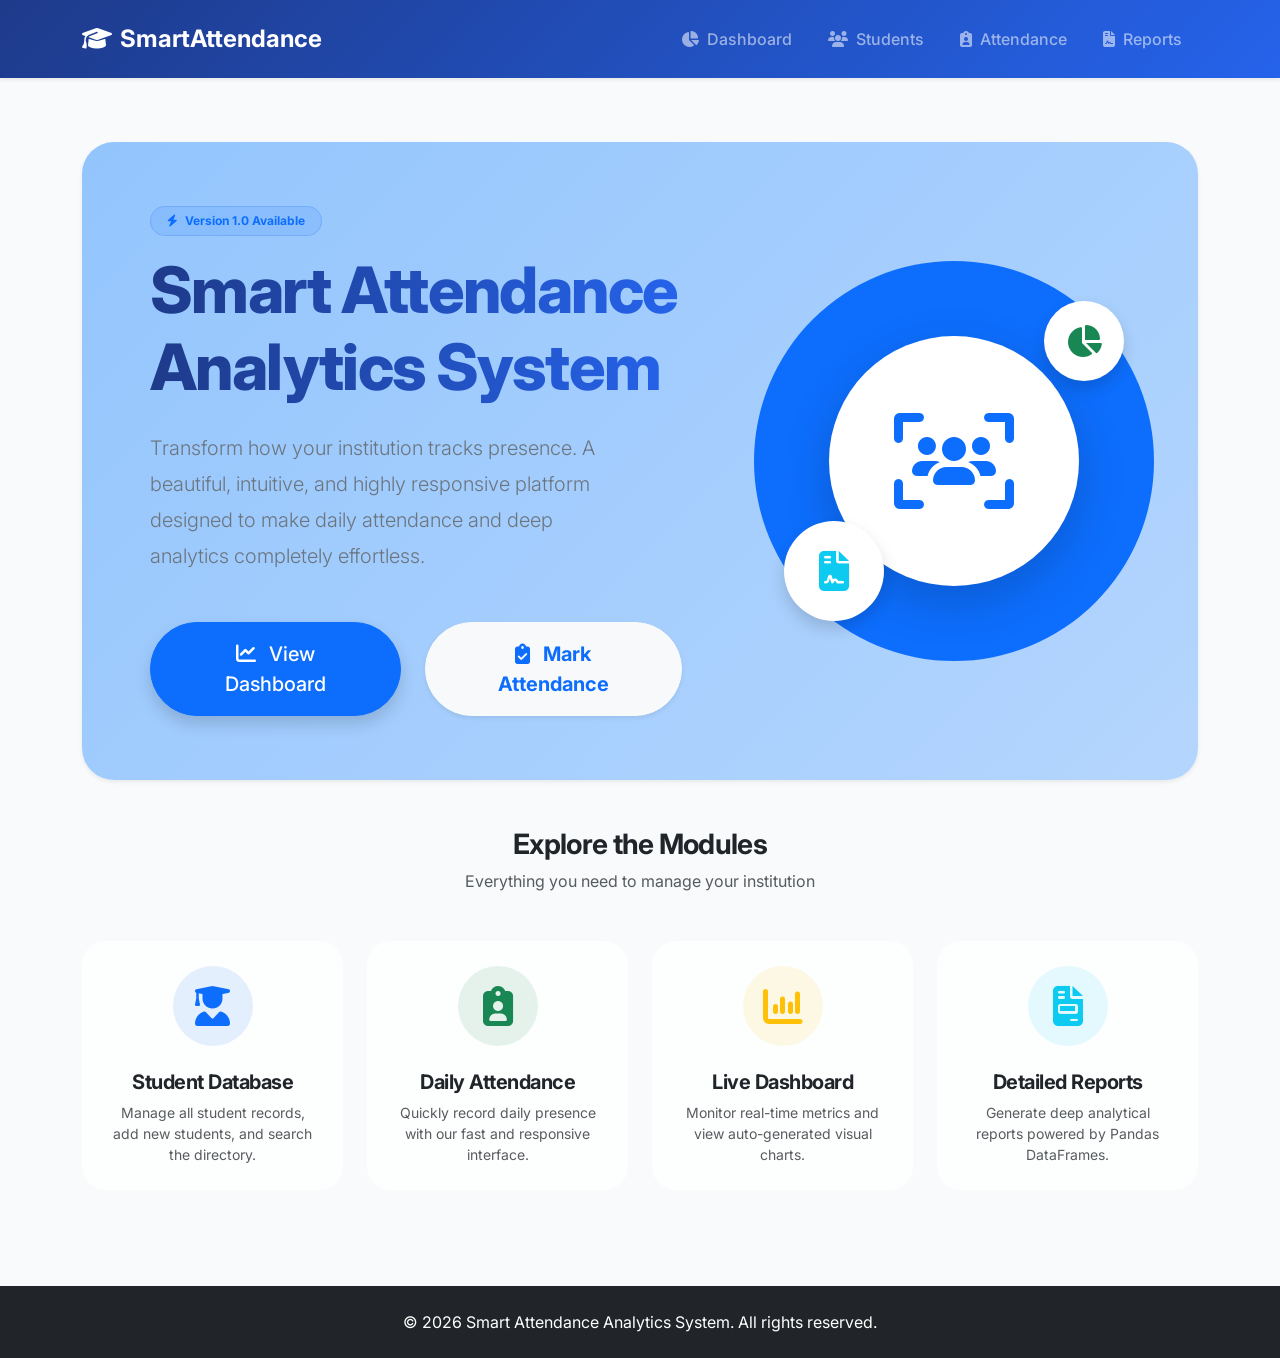
<file: frontend/index.html>
<!DOCTYPE html>
<html lang="en">
<head>
    <meta charset="UTF-8">
    <meta name="viewport" content="width=device-width, initial-scale=1.0">
    <title>Smart Attendance Analytics System</title>
    <!-- Bootstrap 5 CSS -->
    <link href="https://cdn.jsdelivr.net/npm/bootstrap@5.3.0/dist/css/bootstrap.min.css" rel="stylesheet">
    <!-- Custom CSS -->
    <link href="css/style.css" rel="stylesheet">
    <!-- Google Fonts -->
    <link href="https://fonts.googleapis.com/css2?family=Inter:wght@300;400;500;600;700&display=swap" rel="stylesheet">
    <!-- Font Awesome for Icons -->
    <link rel="stylesheet" href="https://cdnjs.cloudflare.com/ajax/libs/font-awesome/6.4.0/css/all.min.css">
</head>
<body>
    <!-- Navbar -->
    <nav class="navbar navbar-expand-lg navbar-dark bg-primary shadow-sm custom-navbar">
        <div class="container">
            <a class="navbar-brand fw-bold" href="index.html">
                <i class="fa-solid fa-graduation-cap me-2"></i>SmartAttendance
            </a>
            <button class="navbar-toggler" type="button" data-bs-toggle="collapse" data-bs-target="#navbarNav">
                <span class="navbar-toggler-icon"></span>
            </button>
            <div class="collapse navbar-collapse" id="navbarNav">
                <ul class="navbar-nav ms-auto">
                    <li class="nav-item"><a class="nav-link" href="dashboard.html"><i class="fa-solid fa-chart-pie me-1"></i> Dashboard</a></li>
                    <li class="nav-item"><a class="nav-link" href="students.html"><i class="fa-solid fa-users me-1"></i> Students</a></li>
                    <li class="nav-item"><a class="nav-link" href="attendance.html"><i class="fa-solid fa-clipboard-user me-1"></i> Attendance</a></li>
                    <li class="nav-item"><a class="nav-link" href="reports.html"><i class="fa-solid fa-file-contract me-1"></i> Reports</a></li>
                </ul>
            </div>
        </div>
    </nav>

    <!-- Main Content -->
    <div class="container mt-5 mb-5 main-content">
        <div id="alert-container"></div>
        
        <div class="animated-bg shadow-sm mb-5 mt-3">
            <div class="row align-items-center position-relative z-1">
                <div class="col-lg-7 text-center text-lg-start mb-5 mb-lg-0 px-lg-5">
                    <span class="badge bg-primary bg-opacity-10 text-primary rounded-pill px-3 py-2 mb-3 fade-in-up" style="animation-delay: 0.1s; border: 1px solid rgba(37, 99, 235, 0.2);">
                        <i class="fa-solid fa-bolt me-1"></i> Version 1.0 Available
                    </span>
                    <h1 class="display-3 hero-title mb-4 fade-in-up" style="animation-delay: 0.2s;">
                        Smart Attendance<br>Analytics System
                    </h1>
                    <p class="lead text-secondary mb-5 fade-in-up pe-lg-5" style="animation-delay: 0.3s; line-height: 1.8;">
                        Transform how your institution tracks presence. A beautiful, intuitive, and highly responsive platform designed to make daily attendance and deep analytics completely effortless.
                    </p>
                    <div class="d-flex flex-column flex-sm-row gap-4 justify-content-center justify-content-lg-start fade-in-up" style="animation-delay: 0.4s;">
                        <a href="dashboard.html" class="btn btn-primary btn-lg px-5 py-3 rounded-pill shadow btn-pulse">
                            <i class="fa-solid fa-chart-line me-2"></i> View Dashboard
                        </a>
                        <a href="attendance.html" class="btn btn-light btn-lg px-5 py-3 rounded-pill shadow-sm hover-elevate text-primary fw-bold">
                            <i class="fa-solid fa-clipboard-check me-2"></i> Mark Attendance
                        </a>
                    </div>
                </div>
                
                <div class="col-lg-5 d-none d-lg-block fade-in-up" style="animation-delay: 0.5s;">
                    <!-- Floating Decorative Elements -->
                    <div class="position-relative w-100 h-100 d-flex justify-content-center align-items-center" style="min-height: 400px;">
                        <div class="floating bg-white rounded-circle shadow-lg d-flex justify-content-center align-items-center" style="width: 250px; height: 250px; z-index: 2;">
                            <i class="fa-solid fa-users-viewfinder text-primary" style="font-size: 6rem;"></i>
                        </div>
                        <div class="floating position-absolute bg-white rounded-circle shadow d-flex justify-content-center align-items-center" style="width: 80px; height: 80px; top: 10%; right: 10%; animation-delay: 1s; z-index: 3;">
                            <i class="fa-solid fa-chart-pie text-success fs-2"></i>
                        </div>
                        <div class="floating position-absolute bg-white rounded-circle shadow d-flex justify-content-center align-items-center" style="width: 100px; height: 100px; bottom: 10%; left: 10%; animation-delay: 2s; z-index: 3;">
                            <i class="fa-solid fa-file-contract text-info fs-1"></i>
                        </div>
                        <div class="position-absolute bg-primary rounded-circle opacity-10" style="width: 400px; height: 400px; z-index: 1;"></div>
                    </div>
                </div>
            </div>
        </div>

        <div class="text-center mb-5 fade-in-up" style="animation-delay: 0.5s;">
            <h3 class="fw-bold text-dark mb-2">Explore the Modules</h3>
            <p class="text-muted">Everything you need to manage your institution</p>
        </div>

        <div class="row g-4 mb-5">
            <div class="col-md-6 col-xl-3 fade-in-up" style="animation-delay: 0.6s;">
                <a href="students.html" class="text-decoration-none">
                    <div class="card h-100 glass-card">
                        <div class="card-body p-4 text-center">
                            <div class="icon-box bg-primary bg-opacity-10 text-primary rounded-circle mb-4 mx-auto d-flex align-items-center justify-content-center transition-icon" style="width: 80px; height: 80px; font-size: 2.5rem;"><i class="fa-solid fa-user-graduate"></i></div>
                            <h5 class="fw-bold text-dark mb-2">Student Database</h5>
                            <p class="text-muted small mb-0">Manage all student records, add new students, and search the directory.</p>
                        </div>
                    </div>
                </a>
            </div>
            <div class="col-md-6 col-xl-3 fade-in-up" style="animation-delay: 0.7s;">
                <a href="attendance.html" class="text-decoration-none">
                    <div class="card h-100 glass-card">
                        <div class="card-body p-4 text-center">
                            <div class="icon-box bg-success bg-opacity-10 text-success rounded-circle mb-4 mx-auto d-flex align-items-center justify-content-center transition-icon" style="width: 80px; height: 80px; font-size: 2.5rem;"><i class="fa-solid fa-clipboard-user"></i></div>
                            <h5 class="fw-bold text-dark mb-2">Daily Attendance</h5>
                            <p class="text-muted small mb-0">Quickly record daily presence with our fast and responsive interface.</p>
                        </div>
                    </div>
                </a>
            </div>
            <div class="col-md-6 col-xl-3 fade-in-up" style="animation-delay: 0.8s;">
                <a href="dashboard.html" class="text-decoration-none">
                    <div class="card h-100 glass-card">
                        <div class="card-body p-4 text-center">
                            <div class="icon-box bg-warning bg-opacity-10 text-warning rounded-circle mb-4 mx-auto d-flex align-items-center justify-content-center transition-icon" style="width: 80px; height: 80px; font-size: 2.5rem;"><i class="fa-solid fa-chart-column"></i></div>
                            <h5 class="fw-bold text-dark mb-2">Live Dashboard</h5>
                            <p class="text-muted small mb-0">Monitor real-time metrics and view auto-generated visual charts.</p>
                        </div>
                    </div>
                </a>
            </div>
            <div class="col-md-6 col-xl-3 fade-in-up" style="animation-delay: 0.9s;">
                <a href="reports.html" class="text-decoration-none">
                    <div class="card h-100 glass-card">
                        <div class="card-body p-4 text-center">
                            <div class="icon-box bg-info bg-opacity-10 text-info rounded-circle mb-4 mx-auto d-flex align-items-center justify-content-center transition-icon" style="width: 80px; height: 80px; font-size: 2.5rem;"><i class="fa-solid fa-file-invoice"></i></div>
                            <h5 class="fw-bold text-dark mb-2">Detailed Reports</h5>
                            <p class="text-muted small mb-0">Generate deep analytical reports powered by Pandas DataFrames.</p>
                        </div>
                    </div>
                </a>
            </div>
        </div>
    </div>

    <!-- Footer -->
    <footer class="bg-dark text-white text-center py-4 mt-auto">
        <div class="container">
            <p class="mb-0">© 2026 Smart Attendance Analytics System. All rights reserved.</p>
        </div>
    </footer>

    <!-- Bootstrap 5 JS -->
    <script src="https://cdn.jsdelivr.net/npm/bootstrap@5.3.0/dist/js/bootstrap.bundle.min.js"></script>
    <script src="js/api.js"></script>
</body>
</html>
</file>
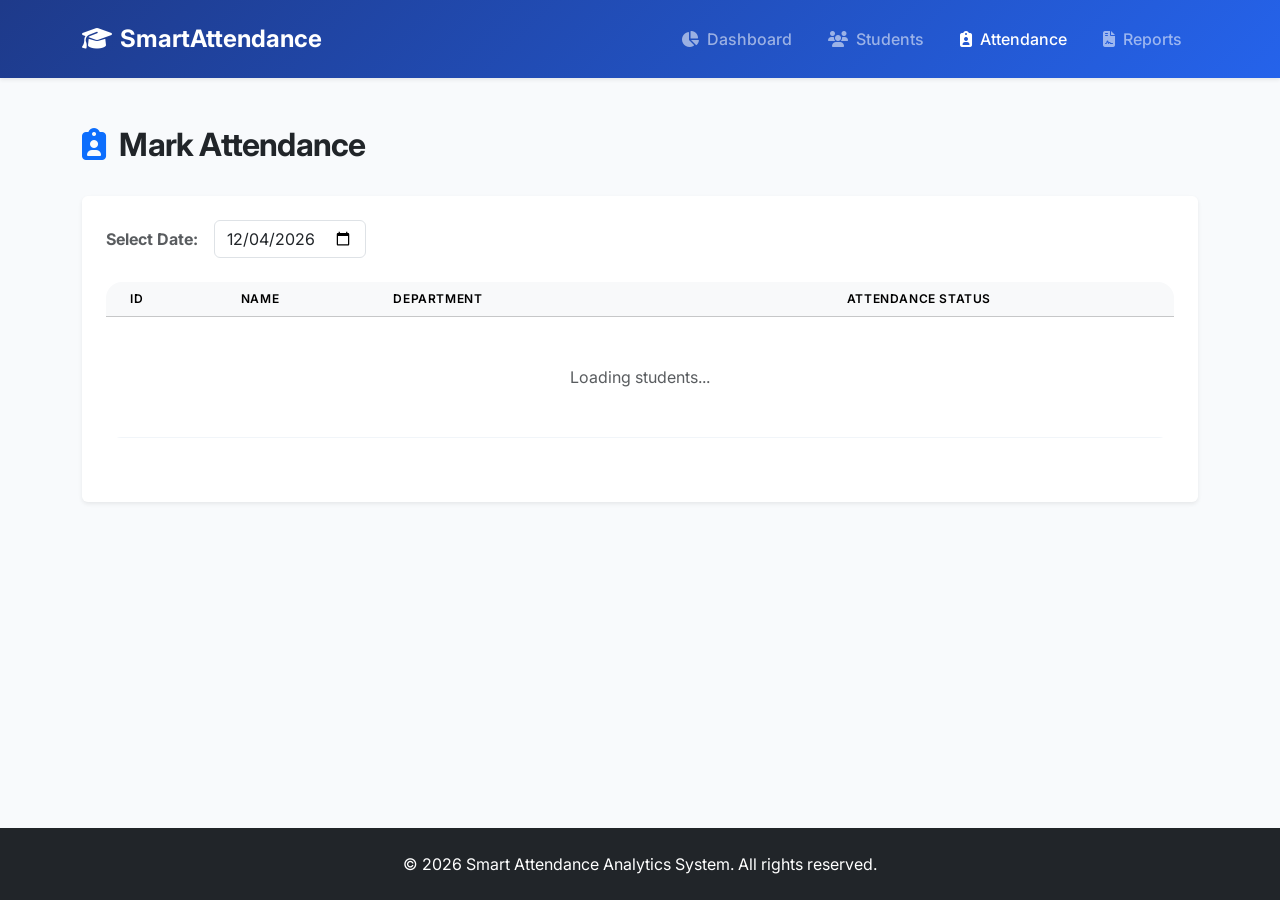
<file: frontend/attendance.html>
<!DOCTYPE html>
<html lang="en">
<head>
    <meta charset="UTF-8">
    <meta name="viewport" content="width=device-width, initial-scale=1.0">
    <title>Attendance - Smart Attendance</title>
    <link href="https://cdn.jsdelivr.net/npm/bootstrap@5.3.0/dist/css/bootstrap.min.css" rel="stylesheet">
    <link href="css/style.css" rel="stylesheet">
    <link href="https://fonts.googleapis.com/css2?family=Inter:wght@300;400;500;600;700&display=swap" rel="stylesheet">
    <link rel="stylesheet" href="https://cdnjs.cloudflare.com/ajax/libs/font-awesome/6.4.0/css/all.min.css">
</head>
<body>
    <nav class="navbar navbar-expand-lg navbar-dark bg-primary shadow-sm custom-navbar">
        <div class="container">
            <a class="navbar-brand fw-bold" href="index.html"><i class="fa-solid fa-graduation-cap me-2"></i>SmartAttendance</a>
            <button class="navbar-toggler" type="button" data-bs-toggle="collapse" data-bs-target="#navbarNav">
                <span class="navbar-toggler-icon"></span>
            </button>
            <div class="collapse navbar-collapse" id="navbarNav">
                <ul class="navbar-nav ms-auto">
                    <li class="nav-item"><a class="nav-link" href="dashboard.html"><i class="fa-solid fa-chart-pie me-1"></i> Dashboard</a></li>
                    <li class="nav-item"><a class="nav-link" href="students.html"><i class="fa-solid fa-users me-1"></i> Students</a></li>
                    <li class="nav-item"><a class="nav-link active" href="attendance.html"><i class="fa-solid fa-clipboard-user me-1"></i> Attendance</a></li>
                    <li class="nav-item"><a class="nav-link" href="reports.html"><i class="fa-solid fa-file-contract me-1"></i> Reports</a></li>
                </ul>
            </div>
        </div>
    </nav>

    <div class="container mt-5 mb-5 main-content">
        <div id="alert-container"></div>
        
        <div class="d-flex justify-content-between align-items-center mb-4 fade-in-up">
            <h2 class="fw-bold text-dark"><i class="fa-solid fa-clipboard-user text-primary me-2"></i> Mark Attendance</h2>
        </div>

        <div class="card border-0 shadow-sm mb-4 fade-in-up" style="animation-delay: 0.1s;">
            <div class="card-body p-4">
                <div class="d-flex align-items-center mb-4 w-md-50">
                    <label for="date_select" class="form-label mb-0 me-3 fw-bold text-muted">Select Date:</label>
                    <input type="date" id="date_select" class="form-control w-auto">
                </div>

                <form id="attendance-form">
                    <div class="table-responsive mb-4">
                        <table class="table table-hover align-middle custom-table">
                            <thead class="table-light text-muted">
                                <tr>
                                    <th class="ps-4">ID</th>
                                    <th>Name</th>
                                    <th>Department</th>
                                    <th class="text-center pe-4">Attendance Status</th>
                                </tr>
                            </thead>
                            <tbody id="attendance-tbody">
                                <tr><td colspan="4" class="text-center py-5 text-muted">Loading students...</td></tr>
                            </tbody>
                        </table>
                    </div>
                    
                    <div class="text-end">
                        <button type="submit" id="save-attendance-btn" class="btn btn-primary btn-lg rounded-pill px-5 shadow hover-elevate" style="display:none;">
                            <i class="fa-solid fa-save me-2"></i> Save Attendance
                        </button>
                    </div>
                </form>
            </div>
        </div>
    </div>

    <footer class="bg-dark text-white text-center py-4 mt-auto">
        <div class="container"><p class="mb-0">© 2026 Smart Attendance Analytics System. All rights reserved.</p></div>
    </footer>
    <script src="https://cdn.jsdelivr.net/npm/bootstrap@5.3.0/dist/js/bootstrap.bundle.min.js"></script>
    <script src="js/api.js"></script>
</body>
</html>
</file>
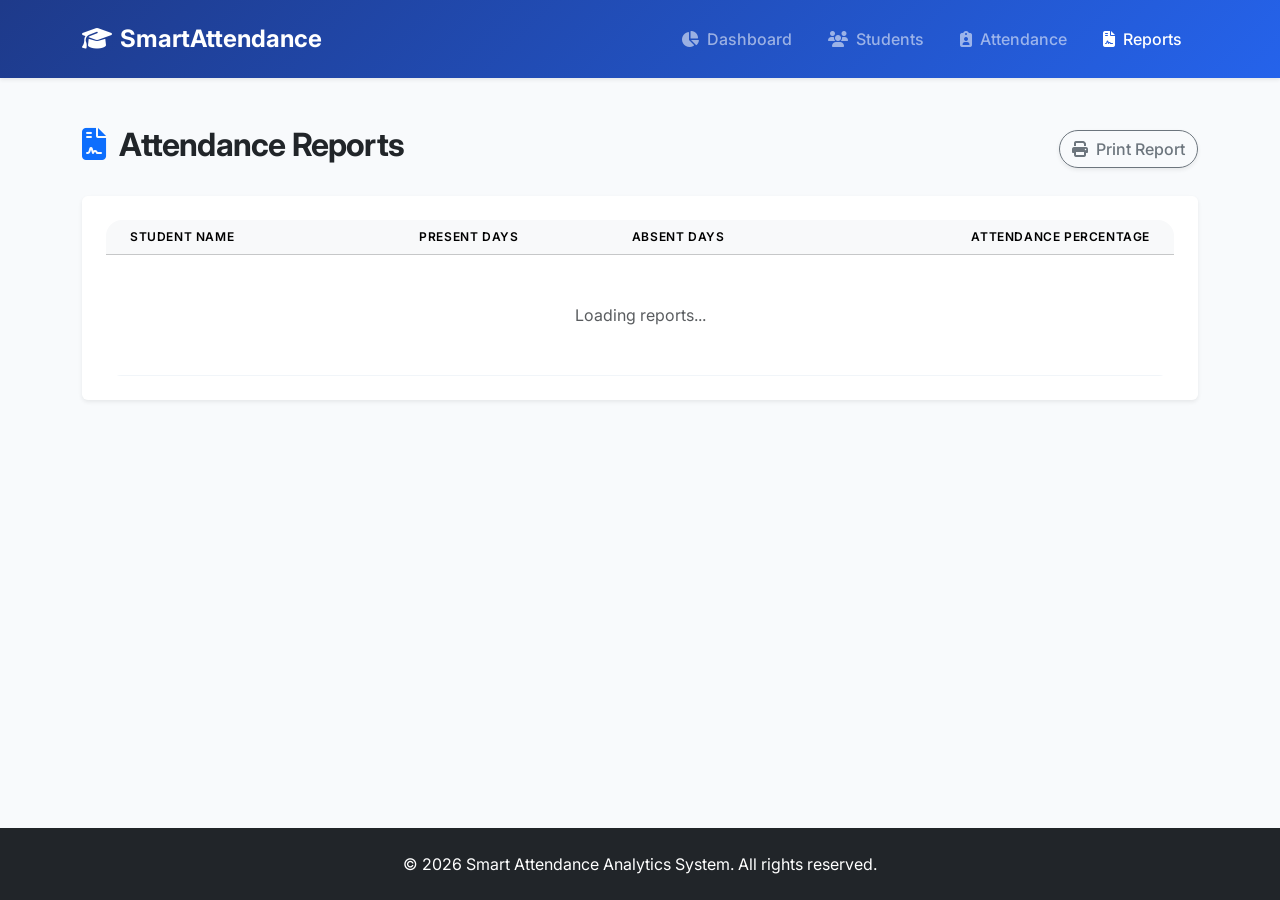
<file: frontend/reports.html>
<!DOCTYPE html>
<html lang="en">
<head>
    <meta charset="UTF-8">
    <meta name="viewport" content="width=device-width, initial-scale=1.0">
    <title>Reports - Smart Attendance</title>
    <link href="https://cdn.jsdelivr.net/npm/bootstrap@5.3.0/dist/css/bootstrap.min.css" rel="stylesheet">
    <link href="css/style.css" rel="stylesheet">
    <link href="https://fonts.googleapis.com/css2?family=Inter:wght@300;400;500;600;700&display=swap" rel="stylesheet">
    <link rel="stylesheet" href="https://cdnjs.cloudflare.com/ajax/libs/font-awesome/6.4.0/css/all.min.css">
</head>
<body>
    <nav class="navbar navbar-expand-lg navbar-dark bg-primary shadow-sm custom-navbar">
        <div class="container">
            <a class="navbar-brand fw-bold" href="index.html"><i class="fa-solid fa-graduation-cap me-2"></i>SmartAttendance</a>
            <button class="navbar-toggler" type="button" data-bs-toggle="collapse" data-bs-target="#navbarNav">
                <span class="navbar-toggler-icon"></span>
            </button>
            <div class="collapse navbar-collapse" id="navbarNav">
                <ul class="navbar-nav ms-auto">
                    <li class="nav-item"><a class="nav-link" href="dashboard.html"><i class="fa-solid fa-chart-pie me-1"></i> Dashboard</a></li>
                    <li class="nav-item"><a class="nav-link" href="students.html"><i class="fa-solid fa-users me-1"></i> Students</a></li>
                    <li class="nav-item"><a class="nav-link" href="attendance.html"><i class="fa-solid fa-clipboard-user me-1"></i> Attendance</a></li>
                    <li class="nav-item"><a class="nav-link active" href="reports.html"><i class="fa-solid fa-file-contract me-1"></i> Reports</a></li>
                </ul>
            </div>
        </div>
    </nav>

    <div class="container mt-5 mb-5 main-content">
        <div id="alert-container"></div>
        
        <div class="d-flex justify-content-between align-items-center mb-4 fade-in-up">
            <h2 class="fw-bold text-dark"><i class="fa-solid fa-file-contract text-primary me-2"></i> Attendance Reports</h2>
            <button class="btn btn-outline-secondary rounded-pill shadow-sm" onclick="window.print()">
                <i class="fa-solid fa-print me-1"></i> Print Report
            </button>
        </div>

        <div class="card border-0 shadow-sm fade-in-up" style="animation-delay: 0.1s;">
            <div class="card-body p-4">
                <div class="table-responsive">
                    <table class="table table-hover align-middle mb-0 custom-table">
                        <thead class="table-light text-muted">
                            <tr>
                                <th class="ps-4">Student Name</th>
                                <th class="text-center">Present Days</th>
                                <th class="text-center">Absent Days</th>
                                <th class="text-end pe-4">Attendance Percentage</th>
                            </tr>
                        </thead>
                        <tbody id="reports-tbody">
                            <tr><td colspan="4" class="text-center py-5 text-muted">Loading reports...</td></tr>
                        </tbody>
                    </table>
                </div>
            </div>
        </div>
    </div>

    <footer class="bg-dark text-white text-center py-4 mt-auto">
        <div class="container"><p class="mb-0">© 2026 Smart Attendance Analytics System. All rights reserved.</p></div>
    </footer>
    <script src="https://cdn.jsdelivr.net/npm/bootstrap@5.3.0/dist/js/bootstrap.bundle.min.js"></script>
    <script src="js/api.js"></script>
</body>
</html>
</file>
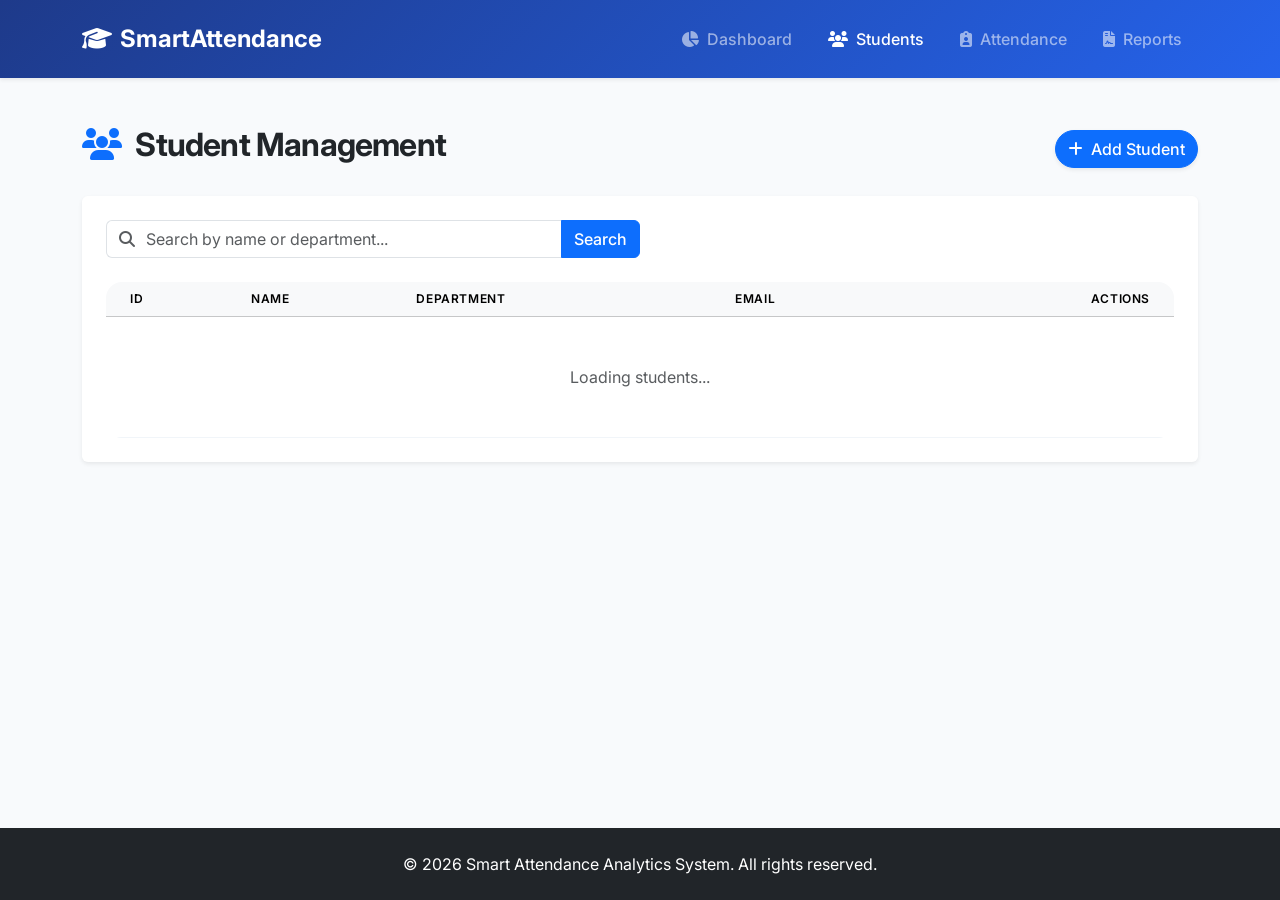
<file: frontend/students.html>
<!DOCTYPE html>
<html lang="en">
<head>
    <meta charset="UTF-8">
    <meta name="viewport" content="width=device-width, initial-scale=1.0">
    <title>Students - Smart Attendance</title>
    <link href="https://cdn.jsdelivr.net/npm/bootstrap@5.3.0/dist/css/bootstrap.min.css" rel="stylesheet">
    <link href="css/style.css" rel="stylesheet">
    <link href="https://fonts.googleapis.com/css2?family=Inter:wght@300;400;500;600;700&display=swap" rel="stylesheet">
    <link rel="stylesheet" href="https://cdnjs.cloudflare.com/ajax/libs/font-awesome/6.4.0/css/all.min.css">
</head>
<body>
    <nav class="navbar navbar-expand-lg navbar-dark bg-primary shadow-sm custom-navbar">
        <div class="container">
            <a class="navbar-brand fw-bold" href="index.html"><i class="fa-solid fa-graduation-cap me-2"></i>SmartAttendance</a>
            <button class="navbar-toggler" type="button" data-bs-toggle="collapse" data-bs-target="#navbarNav">
                <span class="navbar-toggler-icon"></span>
            </button>
            <div class="collapse navbar-collapse" id="navbarNav">
                <ul class="navbar-nav ms-auto">
                    <li class="nav-item"><a class="nav-link" href="dashboard.html"><i class="fa-solid fa-chart-pie me-1"></i> Dashboard</a></li>
                    <li class="nav-item"><a class="nav-link active" href="students.html"><i class="fa-solid fa-users me-1"></i> Students</a></li>
                    <li class="nav-item"><a class="nav-link" href="attendance.html"><i class="fa-solid fa-clipboard-user me-1"></i> Attendance</a></li>
                    <li class="nav-item"><a class="nav-link" href="reports.html"><i class="fa-solid fa-file-contract me-1"></i> Reports</a></li>
                </ul>
            </div>
        </div>
    </nav>

    <div class="container mt-5 mb-5 main-content">
        <div id="alert-container"></div>
        
        <div class="d-flex justify-content-between align-items-center mb-4 fade-in-up">
            <h2 class="fw-bold text-dark"><i class="fa-solid fa-users text-primary me-2"></i> Student Management</h2>
            <a href="add_student.html" class="btn btn-primary rounded-pill shadow-sm hover-elevate">
                <i class="fa-solid fa-plus me-1"></i> Add Student
            </a>
        </div>

        <div class="card border-0 shadow-sm mb-4 fade-in-up" style="animation-delay: 0.1s;">
            <div class="card-body p-4">
                <form id="search-form" class="d-flex w-50 mb-4">
                    <div class="input-group">
                        <span class="input-group-text bg-white border-end-0 text-muted"><i class="fa-solid fa-magnifying-glass"></i></span>
                        <input id="search-input" class="form-control border-start-0 ps-0" type="search" placeholder="Search by name or department..." aria-label="Search">
                        <button class="btn btn-primary" type="submit">Search</button>
                    </div>
                </form>

                <div class="table-responsive">
                    <table class="table table-hover align-middle mb-0 custom-table">
                        <thead class="table-light text-muted">
                            <tr>
                                <th class="ps-4">ID</th>
                                <th>Name</th>
                                <th>Department</th>
                                <th>Email</th>
                                <th class="text-end pe-4">Actions</th>
                            </tr>
                        </thead>
                        <tbody id="students-tbody">
                            <tr><td colspan="5" class="text-center py-5 text-muted">Loading students...</td></tr>
                        </tbody>
                    </table>
                </div>
            </div>
        </div>
    </div>

    <footer class="bg-dark text-white text-center py-4 mt-auto">
        <div class="container"><p class="mb-0">© 2026 Smart Attendance Analytics System. All rights reserved.</p></div>
    </footer>
    <script src="https://cdn.jsdelivr.net/npm/bootstrap@5.3.0/dist/js/bootstrap.bundle.min.js"></script>
    <script src="js/api.js"></script>
</body>
</html>
</file>
<file: frontend/css/style.css>
/* Smart Attendance System Custom CSS */

/* Color Variables & Theming */
:root {
    --primary-color: #2563eb;
    --primary-light: #eff6ff;
    --secondary-color: #475569;
    --success-color: #10b981;
    --danger-color: #ef4444;
    --dark-color: #1e293b;
    --light-bg: #f8fafc;
    --font-family: 'Inter', sans-serif;
}

body {
    font-family: var(--font-family);
    background-color: var(--light-bg);
    color: var(--dark-color);
    display: flex;
    flex-direction: column;
    min-height: 100vh;
}

/* Typography Enhancements */
h1, h2, h3, h4, h5, h6 {
    letter-spacing: -0.025em;
}

/* Custom Navbar */
.custom-navbar {
    background: linear-gradient(135deg, #1e3a8a 0%, #2563eb 100%) !important;
    padding-top: 1rem;
    padding-bottom: 1rem;
}

.custom-navbar .navbar-brand {
    font-size: 1.5rem;
}

.custom-navbar .nav-link {
    font-weight: 500;
    padding: 0.5rem 1rem !important;
    border-radius: 0.5rem;
    transition: all 0.2s ease;
    margin-left: 0.25rem;
}

.custom-navbar .nav-link:hover {
    background-color: rgba(255, 255, 255, 0.1);
}

/* Buttons */
.btn {
    font-weight: 500;
    transition: all 0.2s ease;
}

.hover-elevate:hover {
    transform: translateY(-2px);
    box-shadow: 0 10px 15px -3px rgba(0, 0, 0, 0.1), 0 4px 6px -2px rgba(0, 0, 0, 0.05) !important;
}

/* Tables */
.custom-table {
    border-collapse: separate;
    border-spacing: 0;
    background: white;
    border-radius: 1rem;
    overflow: hidden;
}

.custom-table th {
    font-weight: 600;
    text-transform: uppercase;
    font-size: 0.75rem;
    letter-spacing: 0.05em;
    border-bottom-width: 1px;
}

.custom-table td {
    padding: 1rem 0.5rem;
    border-bottom: 1px solid #f1f5f9;
}

.custom-table tbody tr {
    transition: all 0.2s ease;
}

.custom-table tbody tr:hover {
    background-color: var(--primary-light);
}

/* UI Elements */
.avatar-circle {
    width: 40px;
    height: 40px;
    border-radius: 50%;
    display: flex;
    align-items: center;
    justify-content: center;
    font-size: 1.2rem;
}

/* KPI Cards */
.kpi-card {
    border-radius: 1rem;
    overflow: hidden;
    position: relative;
    z-index: 1;
}

.kpi-card::before {
    content: '';
    position: absolute;
    top: -50%;
    right: -50%;
    width: 100%;
    height: 100%;
    background: radial-gradient(circle, rgba(255,255,255,0.2) 0%, rgba(255,255,255,0) 70%);
    border-radius: 50%;
    z-index: -1;
}

/* Feature Cards (Home Page) */
.feature-card {
    transition: all 0.3s ease;
    border-radius: 1rem;
}

.feature-card:hover {
    transform: translateY(-5px);
    box-shadow: 0 20px 25px -5px rgba(0, 0, 0, 0.1), 0 10px 10px -5px rgba(0, 0, 0, 0.04) !important;
}

/* --- NEW ANIMATIONS AND HOMEPAGE STYLES --- */

/* Animated Gradient Background */
.animated-bg {
    background: linear-gradient(-45deg, #eff6ff, #dbeafe, #bfdbfe, #93c5fd);
    background-size: 400% 400%;
    animation: gradientBG 15s ease infinite;
    border-radius: 2rem;
    padding: 4rem 2rem;
    position: relative;
    overflow: hidden;
}

@keyframes gradientBG {
    0% { background-position: 0% 50%; }
    50% { background-position: 100% 50%; }
    100% { background-position: 0% 50%; }
}

/* Glassmorphism Cards */
.glass-card {
    background: rgba(255, 255, 255, 0.7);
    backdrop-filter: blur(10px);
    -webkit-backdrop-filter: blur(10px);
    border: 1px solid rgba(255, 255, 255, 0.5);
    border-radius: 1.5rem;
    transition: all 0.4s cubic-bezier(0.175, 0.885, 0.32, 1.275);
}

.glass-card:hover {
    transform: translateY(-10px) scale(1.02);
    box-shadow: 0 25px 30px -10px rgba(0, 0, 0, 0.1);
    background: rgba(255, 255, 255, 0.95);
}

.glass-card:hover .transition-icon {
    transform: scale(1.1) rotate(5deg);
}

.transition-icon {
    transition: transform 0.3s ease;
}

/* Floating Animation */
.floating {
    animation: float 6s ease-in-out infinite;
}

@keyframes float {
    0% { transform: translateY(0px); }
    50% { transform: translateY(-20px); }
    100% { transform: translateY(0px); }
}

/* Pulse Animation for buttons */
.btn-pulse {
    animation: pulse 2s infinite;
}

@keyframes pulse {
    0% { box-shadow: 0 0 0 0 rgba(37, 99, 235, 0.4); }
    70% { box-shadow: 0 0 0 15px rgba(37, 99, 235, 0); }
    100% { box-shadow: 0 0 0 0 rgba(37, 99, 235, 0); }
}

/* Hero Title styling */
.hero-title {
    background: linear-gradient(to right, #1e3a8a, #2563eb);
    -webkit-background-clip: text;
    -webkit-text-fill-color: transparent;
    font-weight: 800;
}

/* Animations Core */
@keyframes fadeInUp {
    from {
        opacity: 0;
        transform: translate3d(0, 20px, 0);
    }
    to {
        opacity: 1;
        transform: translate3d(0, 0, 0);
    }
}

.fade-in-up {
    animation-name: fadeInUp;
    animation-duration: 0.8s;
    animation-fill-mode: both;
}

/* Form Styling */
.form-control:focus, .form-select:focus {
    border-color: var(--primary-color);
    box-shadow: 0 0 0 0.25rem rgba(37, 99, 235, 0.25);
}

.input-group-text {
    background-color: transparent;
}

/* Print Styles */
@media print {
    .navbar, footer, .btn, form {
        display: none !important;
    }
    .card {
        border: none !important;
        box-shadow: none !important;
    }
    .container {
        max-width: 100%;
        margin: 0 !important;
        padding: 0 !important;
    }
}
</file>
